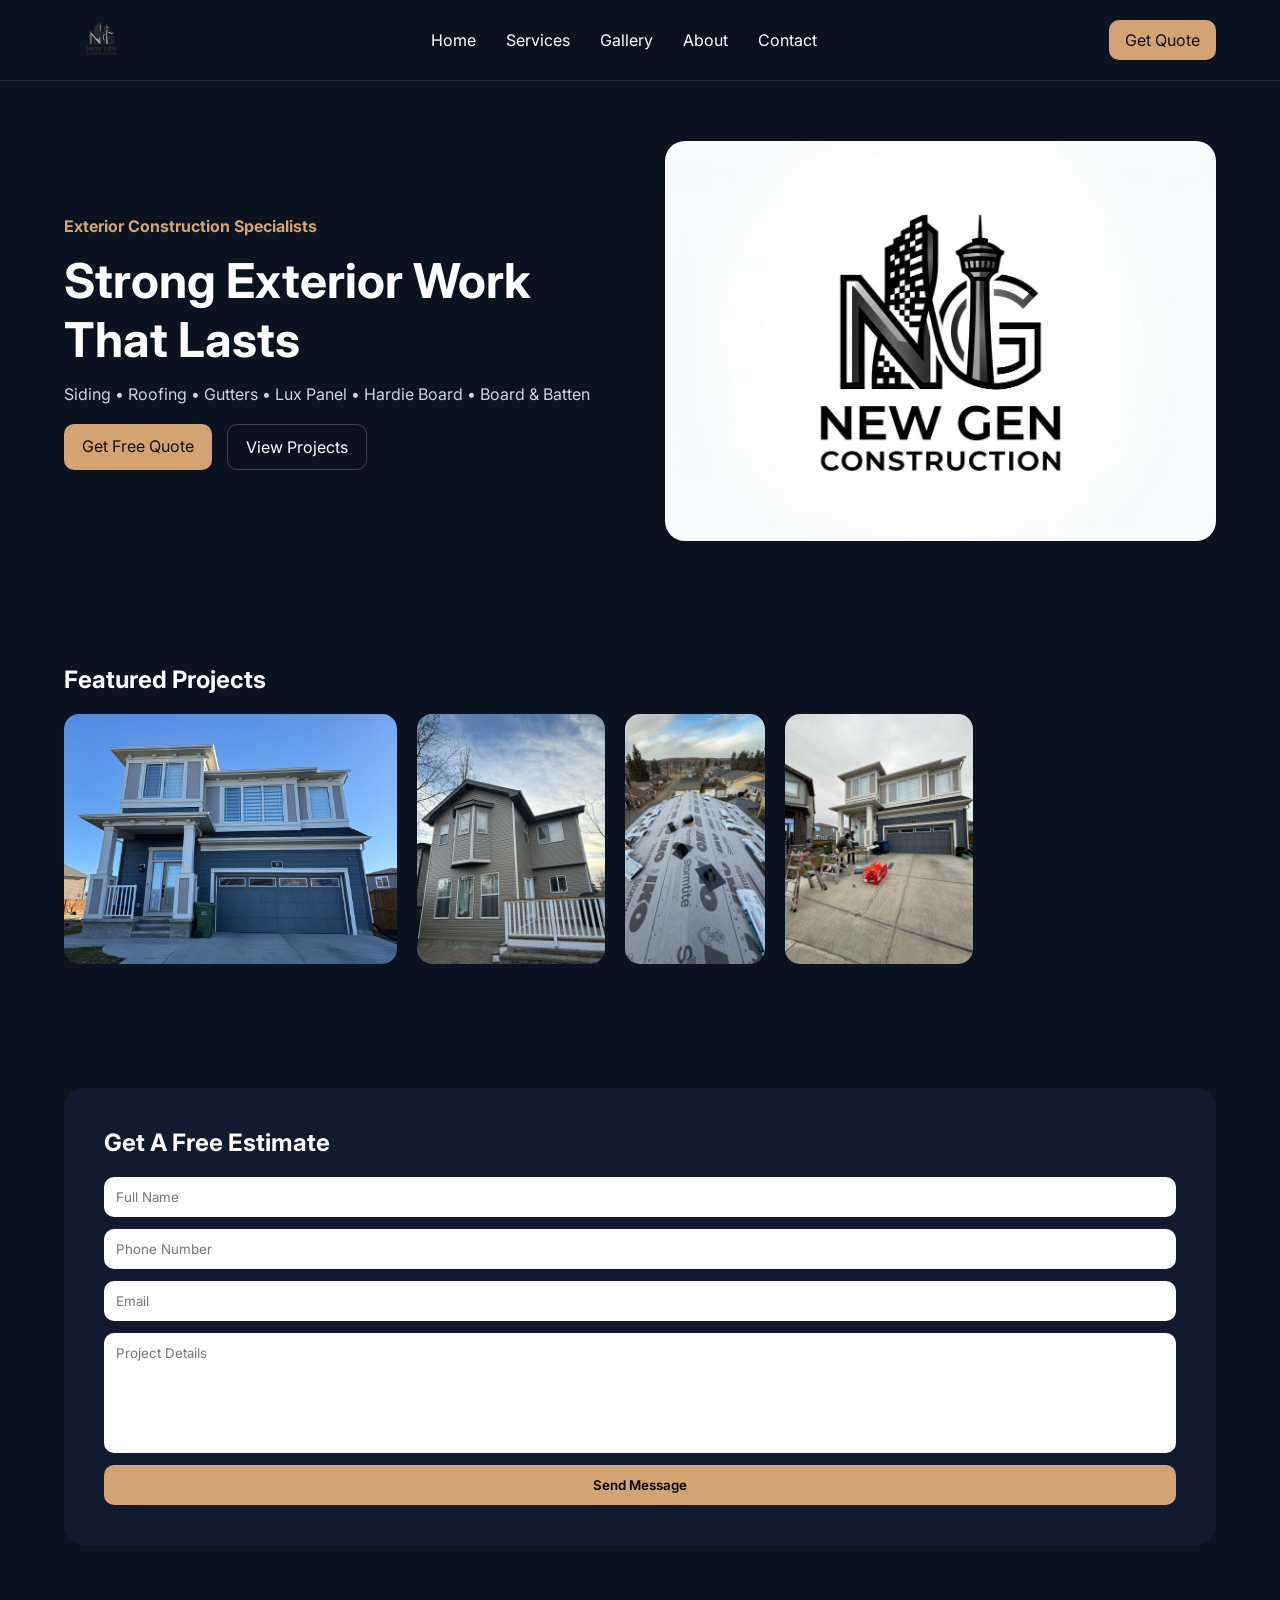
<file: index.html>
<!DOCTYPE html>
<html lang="en">
<head>
    <meta charset="UTF-8">
    <meta name="viewport" content="width=device-width, initial-scale=1.0">
    <title>New Gen Construction</title>

    <link rel="stylesheet" href="css/style.css">
    <link href="https://fonts.googleapis.com/css2?family=Inter:wght@300;400;500;600;700&display=swap" rel="stylesheet">
</head>

<body>

<!-- NAVBAR -->
<header class="navbar">
    <div class="container nav-container">

        <img src="images/logo.png" class="logo">

        <nav class="nav-menu">
            <ul class="nav-links">
                <li><a href="index.html">Home</a></li>
                <li><a href="services.html">Services</a></li>
                <li><a href="gallery.html">Gallery</a></li>
                <li><a href="about.html">About</a></li>
                <li><a href="contact.html">Contact</a></li>
            </ul>
        </nav>

        <a href="contact.html" class="btn">Get Quote</a>

        <div class="hamburger">
            <span></span>
            <span></span>
            <span></span>
        </div>

    </div>
</header>

<!-- HERO -->
<section class="hero container">

    <div class="hero-text">
        <h4>Exterior Construction Specialists</h4>

        <h1>Strong Exterior Work That Lasts</h1>

        <p>
            Siding • Roofing • Gutters • Lux Panel • Hardie Board • Board & Batten
        </p>

        <div class="hero-buttons">
            <a href="contact.html" class="primary">Get Free Quote</a>
            <a href="gallery.html" class="secondary">View Projects</a>
        </div>
    </div>

    <div class="hero-image">
        <img src="images/logo1.jpeg" alt="">
    </div>

</section>

<!-- FEATURE PROJECTS -->
<section class="projects container">

    <h2>Featured Projects</h2>

    <div class="project-grid">

        <a href="gallery.html">
            <img src="images/2.jpeg">
        </a>

        <a href="gallery.html">
            <img src="images/3.jpeg">
        </a>

        <a href="gallery.html">
            <img src="images/4.jpeg">
        </a>

        <a href="gallery.html">
            <img src="images/7.jpeg">
        </a>

    </div>

</section>

<!-- CONTACT FORM -->
<section class="contact">

    <div class="container contact-box">

        <h2>Get A Free Estimate</h2>

        <form>

            <input type="text" placeholder="Full Name">
            <input type="text" placeholder="Phone Number">
            <input type="email" placeholder="Email">

            <textarea placeholder="Project Details"></textarea>

            <button type="submit">Send Message</button>

        </form>

    </div>

</section>

<script src="js/script.js"></script>
</body>
</html>
</file>
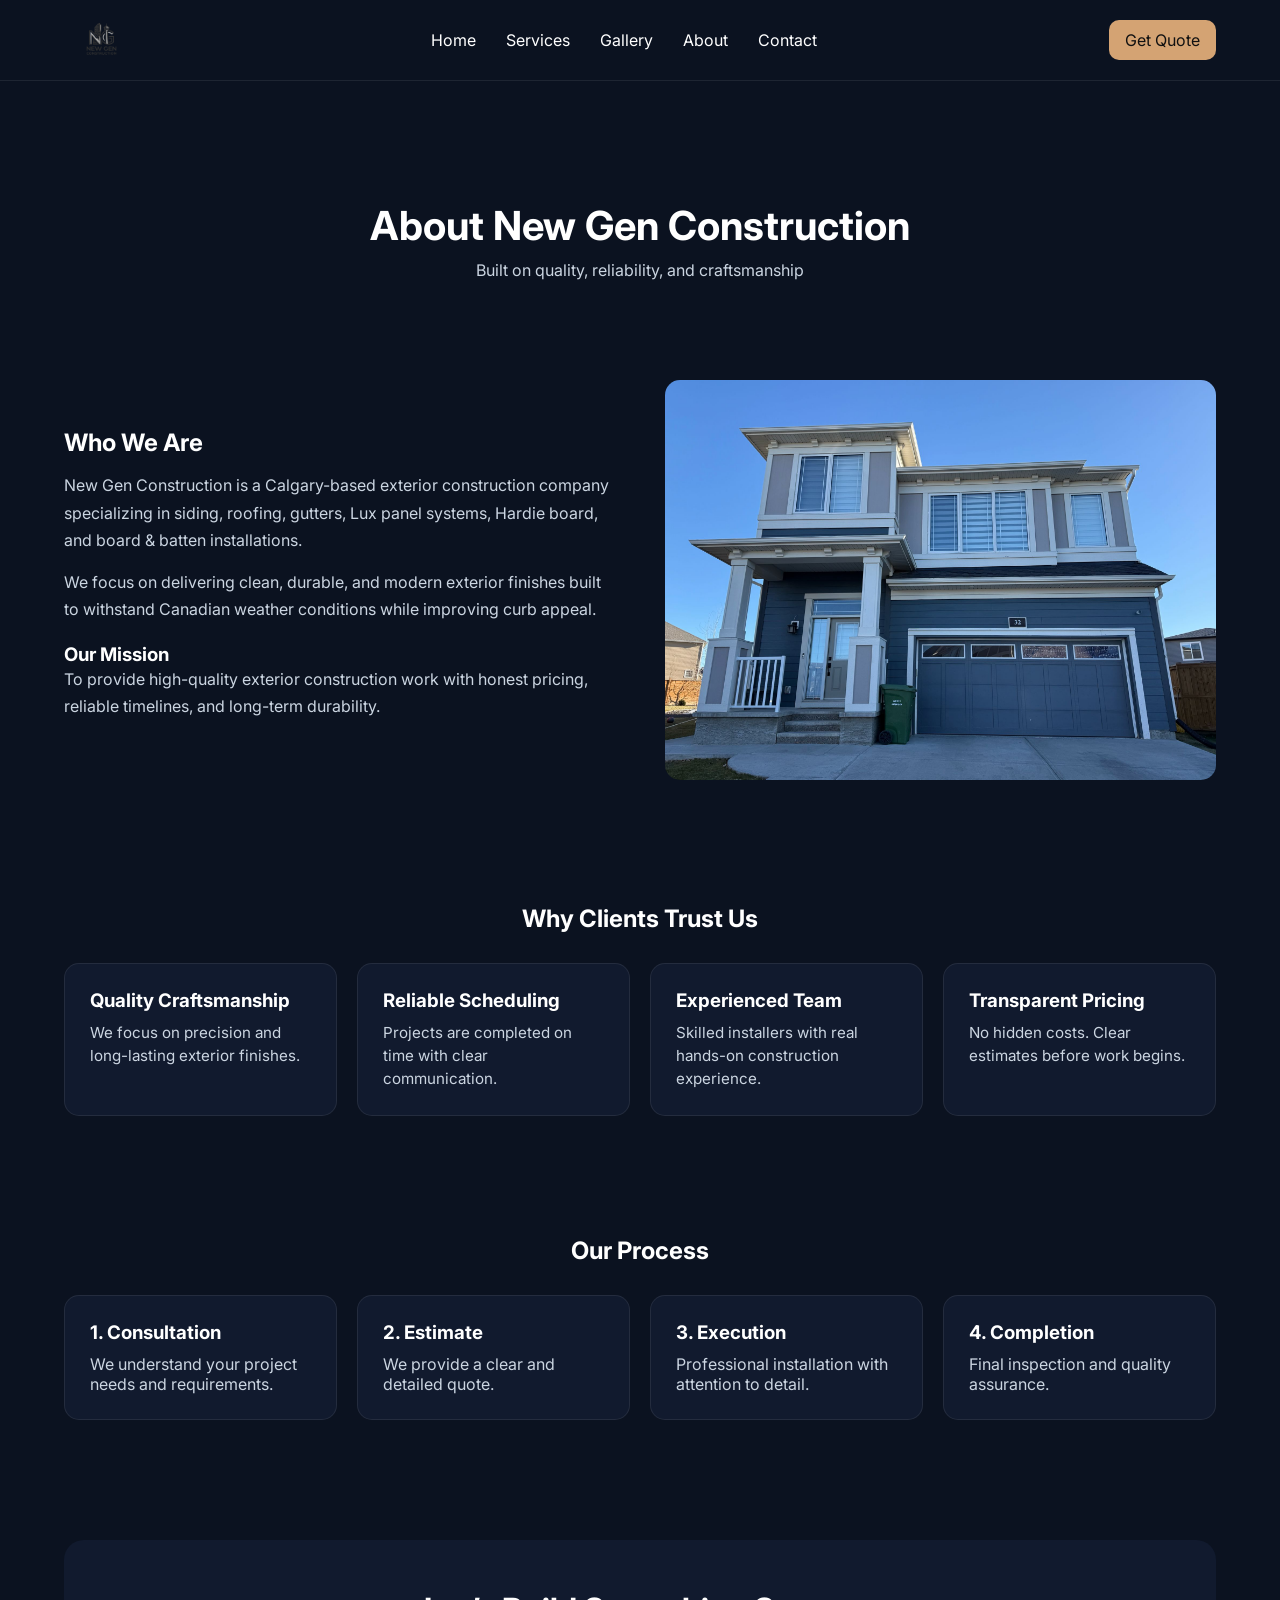
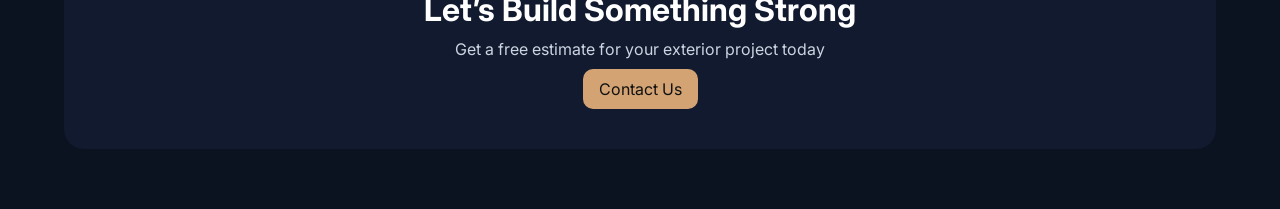
<file: about.html>
<!DOCTYPE html>
<html lang="en">
<head>
    <meta charset="UTF-8">
    <meta name="viewport" content="width=device-width, initial-scale=1.0">
    <title>About Us - New Gen Construction</title>

    <link rel="stylesheet" href="css/style.css">
    <link href="https://fonts.googleapis.com/css2?family=Inter:wght@300;400;500;600;700&display=swap" rel="stylesheet">
</head>

<body>

<!-- NAVBAR -->
<header class="navbar">
    <div class="container nav-container">

        <img src="images/logo.png" class="logo">

        <nav class="nav-menu">
            <ul class="nav-links">
                <li><a href="index.html">Home</a></li>
                <li><a href="services.html">Services</a></li>
                <li><a href="gallery.html">Gallery</a></li>
                <li><a href="about.html">About</a></li>
                <li><a href="contact.html">Contact</a></li>
            </ul>
        </nav>

        <a href="contact.html" class="btn">Get Quote</a>

        <div class="hamburger">
            <span></span>
            <span></span>
            <span></span>
        </div>

    </div>
</header>

<!-- HEADER -->
<section class="page-header container">
    <h1>About New Gen Construction</h1>
    <p>Built on quality, reliability, and craftsmanship</p>
</section>

<!-- ABOUT SECTION -->
<section class="about container">

    <div class="about-grid">

        <div class="about-text">

            <h2>Who We Are</h2>

            <p>
                New Gen Construction is a Calgary-based exterior construction company
                specializing in siding, roofing, gutters, Lux panel systems, Hardie board,
                and board & batten installations.
            </p>

            <p>
                We focus on delivering clean, durable, and modern exterior finishes
                built to withstand Canadian weather conditions while improving curb appeal.
            </p>

            <h3>Our Mission</h3>
            <p>
                To provide high-quality exterior construction work with honest pricing,
                reliable timelines, and long-term durability.
            </p>

        </div>

        <div class="about-image">
            <img src="images/2.jpeg">
        </div>

    </div>

</section>

<!-- TRUST SIGNALS -->
<section class="trust container">

    <h2>Why Clients Trust Us</h2>

    <div class="trust-grid">

        <div class="trust-card">
            <h3>Quality Craftsmanship</h3>
            <p>We focus on precision and long-lasting exterior finishes.</p>
        </div>

        <div class="trust-card">
            <h3>Reliable Scheduling</h3>
            <p>Projects are completed on time with clear communication.</p>
        </div>

        <div class="trust-card">
            <h3>Experienced Team</h3>
            <p>Skilled installers with real hands-on construction experience.</p>
        </div>

        <div class="trust-card">
            <h3>Transparent Pricing</h3>
            <p>No hidden costs. Clear estimates before work begins.</p>
        </div>

    </div>

</section>

<!-- PROCESS -->
<section class="process container">

    <h2>Our Process</h2>

    <div class="process-grid">

        <div class="process-step">
            <h3>1. Consultation</h3>
            <p>We understand your project needs and requirements.</p>
        </div>

        <div class="process-step">
            <h3>2. Estimate</h3>
            <p>We provide a clear and detailed quote.</p>
        </div>

        <div class="process-step">
            <h3>3. Execution</h3>
            <p>Professional installation with attention to detail.</p>
        </div>

        <div class="process-step">
            <h3>4. Completion</h3>
            <p>Final inspection and quality assurance.</p>
        </div>

    </div>

</section>

<!-- CTA -->
<section class="cta">
    <div class="container cta-box">

        <h2>Let’s Build Something Strong</h2>
        <p>Get a free estimate for your exterior project today</p>

        <a href="contact.html" class="btn">Contact Us</a>

    </div>
</section>
<script src="js/script.js"></script>
</body>
</html>
</file>
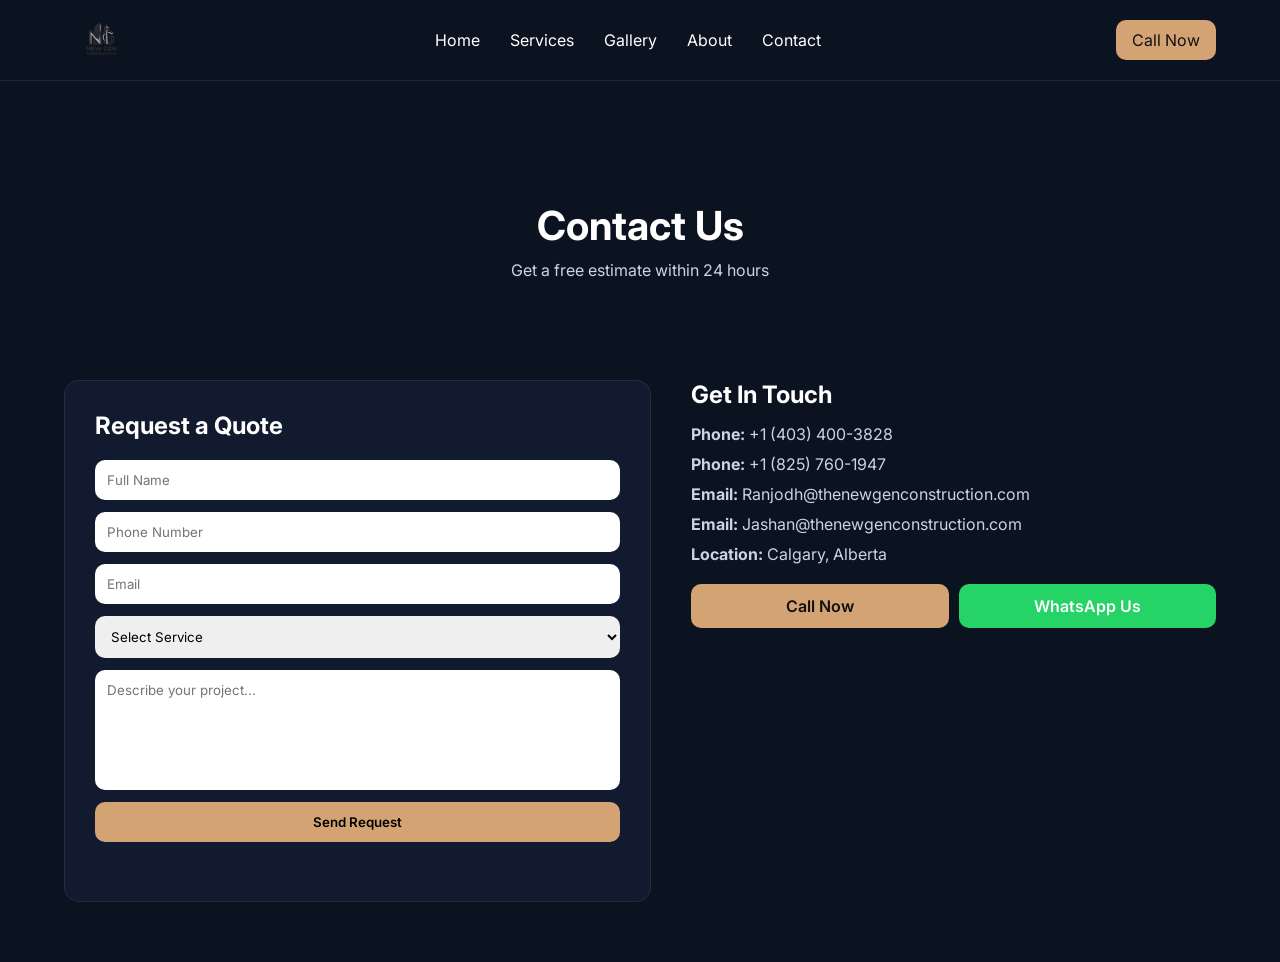
<file: contact.html>
<!DOCTYPE html>
<html lang="en">
<head>
    <meta charset="UTF-8">
    <meta name="viewport" content="width=device-width, initial-scale=1.0">
    <title>Contact - New Gen Construction</title>

    <link rel="stylesheet" href="css/style.css">
    <link href="https://fonts.googleapis.com/css2?family=Inter:wght@300;400;500;600;700&display=swap" rel="stylesheet">
</head>

<body>

<!-- NAVBAR -->
<header class="navbar">
    <div class="container nav-container">

        <img src="images/logo.png" class="logo">

        <nav class="nav-menu">
            <ul class="nav-links">
                <li><a href="index.html">Home</a></li>
                <li><a href="services.html">Services</a></li>
                <li><a href="gallery.html">Gallery</a></li>
                <li><a href="about.html">About</a></li>
                <li><a href="contact.html">Contact</a></li>
            </ul>
        </nav>
<a href="tel:+14034003828" class="btn">Call Now</a>

        <div class="hamburger">
            <span></span>
            <span></span>
            <span></span>
        </div>

    </div>
</header>

<!-- HEADER -->
<section class="page-header container">
    <h1>Contact Us</h1>
    <p>Get a free estimate within 24 hours</p>
</section>

<!-- CONTACT SECTION -->
<section class="contact container">

    <div class="contact-grid">

        <!-- FORM -->
        <div class="contact-form">

            <h2>Request a Quote</h2>

            <form>

                <input type="text" placeholder="Full Name" required>
                <input type="tel" placeholder="Phone Number" required>
                <input type="email" placeholder="Email">

                <select>
                    <option>Select Service</option>
                    <option>Siding</option>
                    <option>Roofing</option>
                    <option>Gutters</option>
                    <option>Lux Panel</option>
                    <option>Hardie Board</option>
                    <option>Board & Batten</option>
                </select>

                <textarea placeholder="Describe your project..." required></textarea>

                <button type="submit">Send Request</button>

            </form>

        </div>

        <!-- CONTACT INFO -->
        <div class="contact-info">

            <h2>Get In Touch</h2>

            <p><strong>Phone:</strong> +1 (403) 400-3828
            <p><strong>Phone:</strong> +1 (825) 760-1947
            <p><strong>Email:</strong> Ranjodh@thenewgenconstruction.com</p>
            <p><strong>Email:</strong> Jashan@thenewgenconstruction.com</p>
            <p><strong>Location:</strong> Calgary, Alberta</p>

            <div class="contact-buttons">

                <a href="tel:+14034003828" class="call-btn">
    Call Now
</a>

<a href="https://wa.me/14034003828" target="_blank" class="whatsapp-btn">
    WhatsApp Us
</a>

            </div>

            <!-- MAP -->
            <div class="map">
                <iframe
                    src="https://www.google.com/maps/embed?pb=!1m18..."
                    width="100%"
                    height="250"
                    style="border:0;"
                    allowfullscreen=""
                    loading="lazy">
                </iframe>
            </div>

        </div>

    </div>

</section>
<script src="js/script.js"></script>
</body>
</html>
</file>
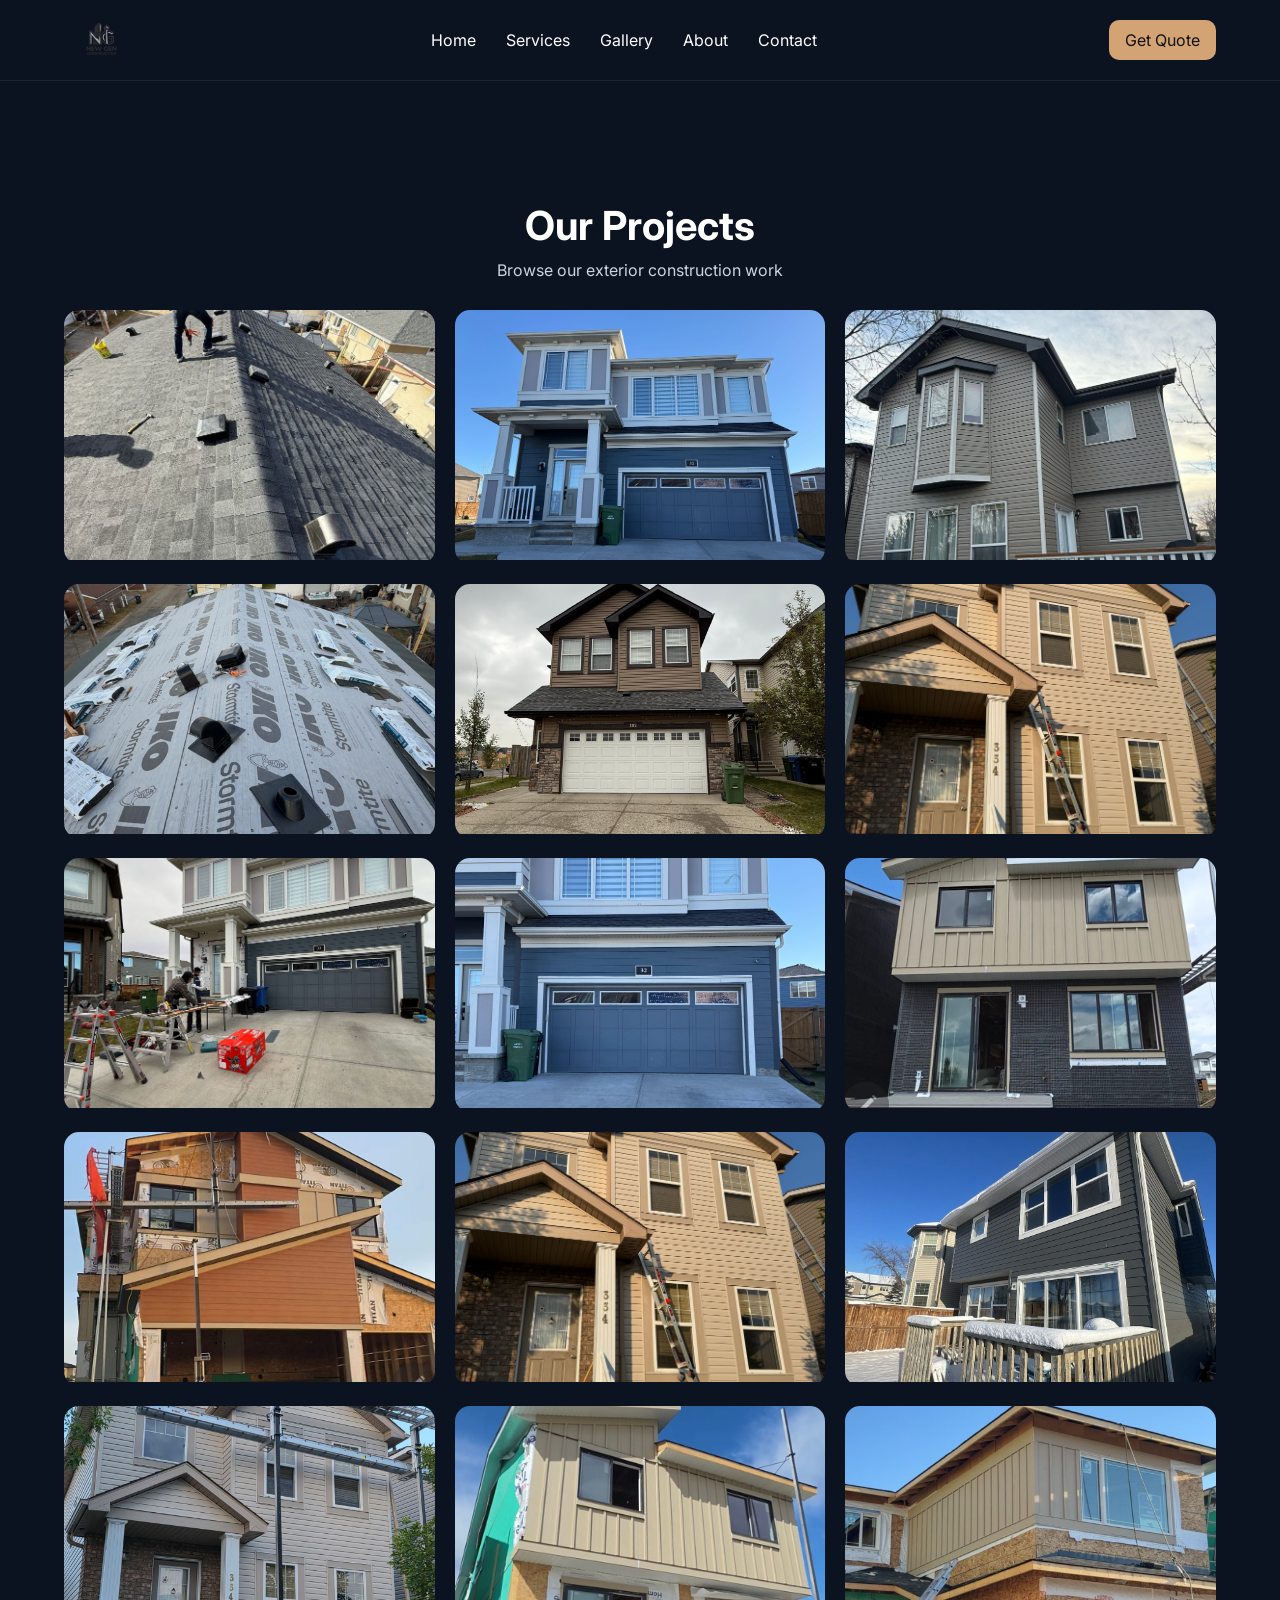
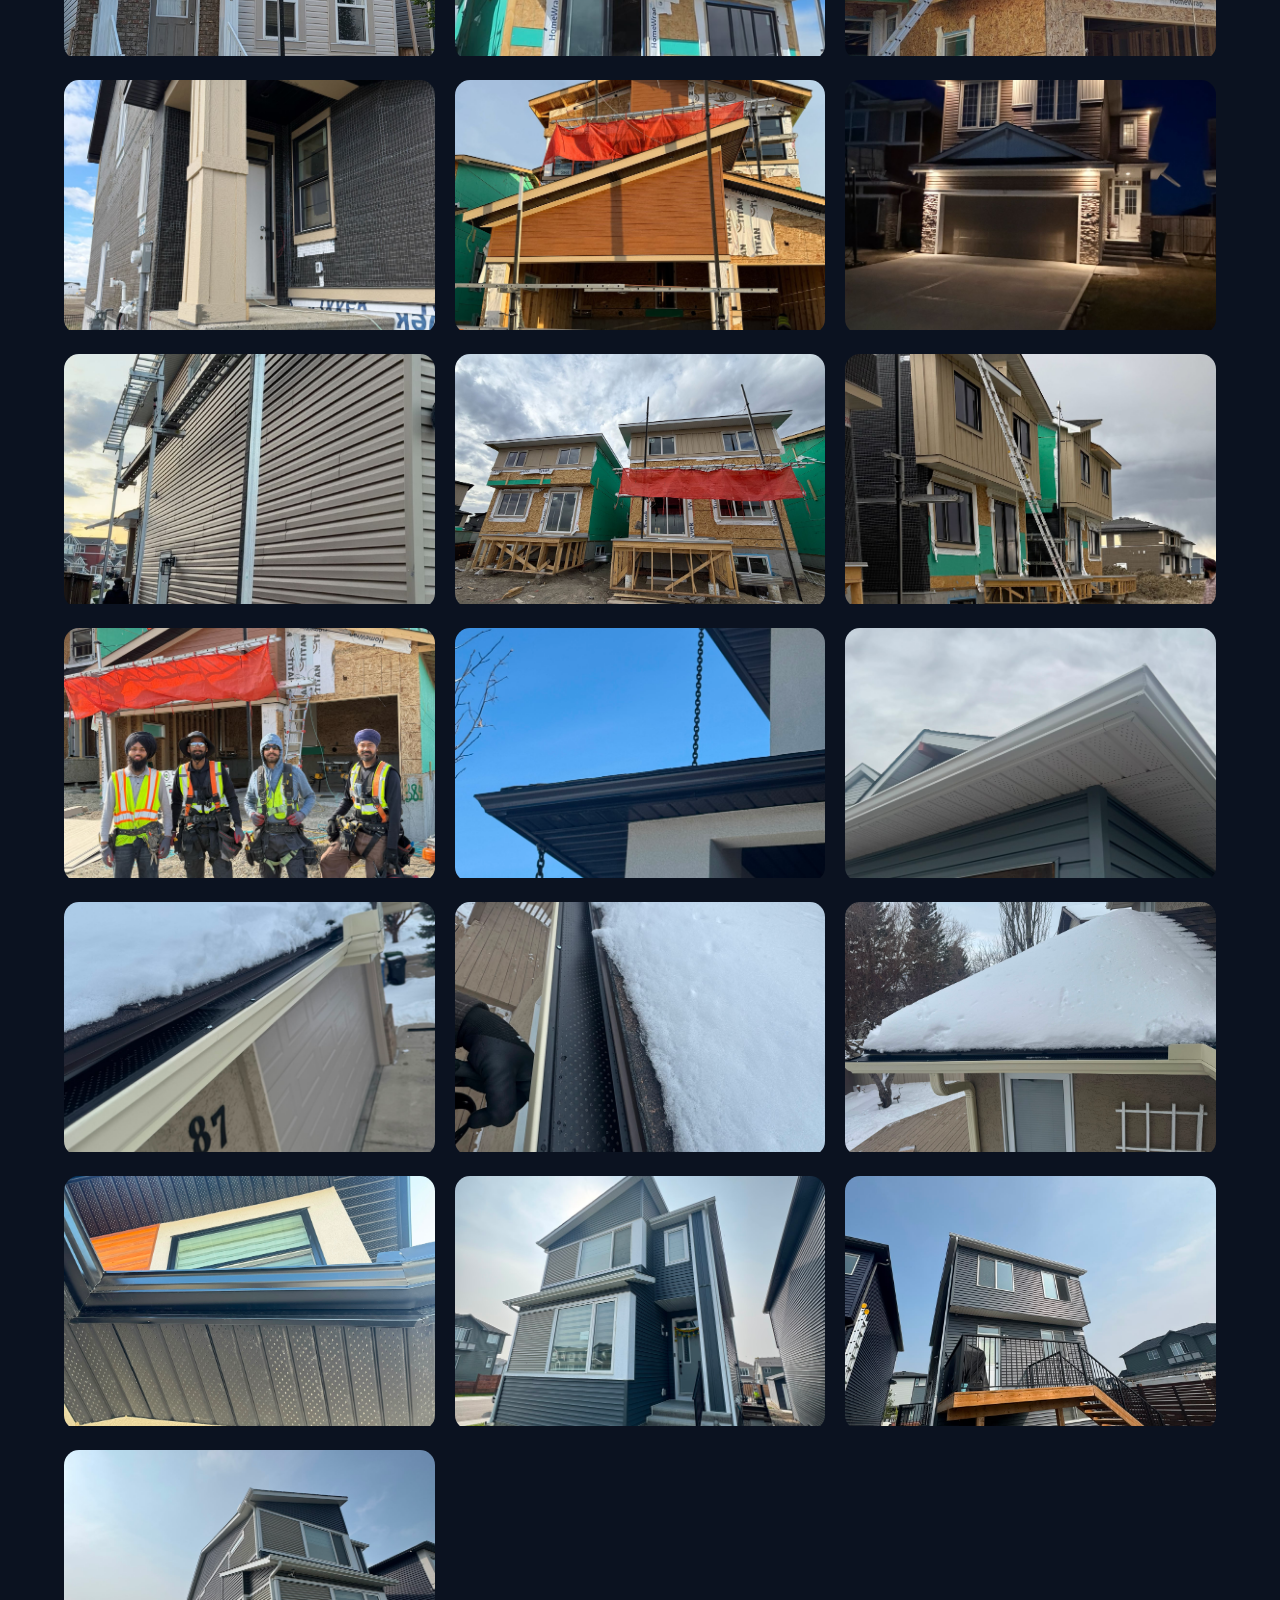
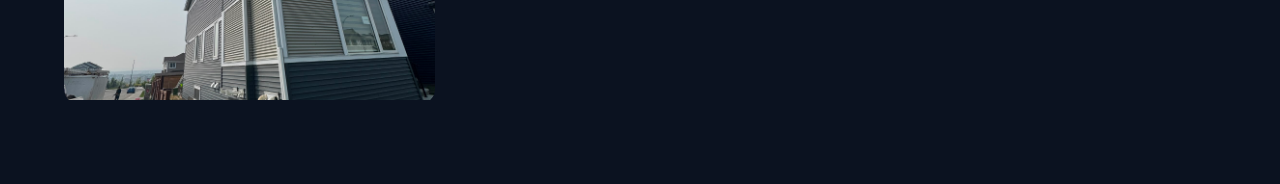
<file: gallery.html>
<!DOCTYPE html>
<html lang="en">
<head>
    <meta charset="UTF-8">
    <meta name="viewport" content="width=device-width, initial-scale=1.0">
    <title>Gallery - New Gen Construction</title>

    <link rel="stylesheet" href="css/style.css">
    <link href="https://fonts.googleapis.com/css2?family=Inter:wght@300;400;500;600;700&display=swap" rel="stylesheet">
</head>

<body>

<!-- NAVBAR -->
<header class="navbar">
    <div class="container nav-container">

        <img src="images/logo.png" class="logo">

        <nav class="nav-menu">
            <ul class="nav-links">
                <li><a href="index.html">Home</a></li>
                <li><a href="services.html">Services</a></li>
                <li><a href="gallery.html">Gallery</a></li>
                <li><a href="about.html">About</a></li>
                <li><a href="contact.html">Contact</a></li>
            </ul>
        </nav>

        <a href="contact.html" class="btn">Get Quote</a>

        <div class="hamburger">
            <span></span>
            <span></span>
            <span></span>
        </div>

    </div>
</header>

<!-- TITLE -->
<section class="page-title container">
    <h1>Our Projects</h1>
    <p>Browse our exterior construction work</p>
</section>

<!-- GALLERY -->
<section class="gallery container">

    <div class="gallery-grid">

        <div class="item siding"><img src="images/1.jpeg"></div>
        <div class="item siding"><img src="images/2.jpeg"></div>
        <div class="item roofing"><img src="images/3.jpeg"></div>
        <div class="item roofing"><img src="images/4.jpeg"></div>
        <div class="item lux"><img src="images/5.jpeg"></div>
        <div class="item lux"><img src="images/6.jpeg"></div>
        <div class="item batten"><img src="images/7.jpeg"></div>
        <div class="item batten"><img src="images/8.jpeg"></div>

        <div class="item siding"><img src="images/9.jpeg"></div>
        <div class="item siding"><img src="images/10.jpeg"></div>
        <div class="item roofing"><img src="images/11.jpeg"></div>
        <div class="item roofing"><img src="images/12.jpeg"></div>
        <div class="item lux"><img src="images/13.jpeg"></div>
        <div class="item lux"><img src="images/14.jpeg"></div>
        <div class="item batten"><img src="images/15.jpeg"></div>
        <div class="item batten"><img src="images/16.jpeg"></div>

        <div class="item siding"><img src="images/17.jpeg"></div>
        <div class="item roofing"><img src="images/18.jpeg"></div>
        <div class="item lux"><img src="images/19.jpeg"></div>
        <div class="item batten"><img src="images/20.jpeg"></div>
        <div class="item siding"><img src="images/21.jpeg"></div>
        <div class="item roofing"><img src="images/22.jpeg"></div>
        <div class="item siding"><img src="images/23.jpeg"></div>

        <div class="item roofing"><img src="images/24.jpeg"></div> 

        <div class="item lux"><img src="images/25.jpeg"></div> 

        <div class="item batten"><img src="images/26.jpeg"></div> 

        <div class="item siding"><img src="images/27.jpeg"></div> 

        <div class="item roofing"><img src="images/28.jpeg"></div>

        <div class="item siding"><img src="images/29.jpeg"></div> 



        <div class="item roofing"><img src="images/30.jpeg"></div> 



        <div class="item lux"><img src="images/31.jpeg"></div> 



        


    </div>

</section>

<script src="js/script.js"></script>
</body>
</html>
</file>
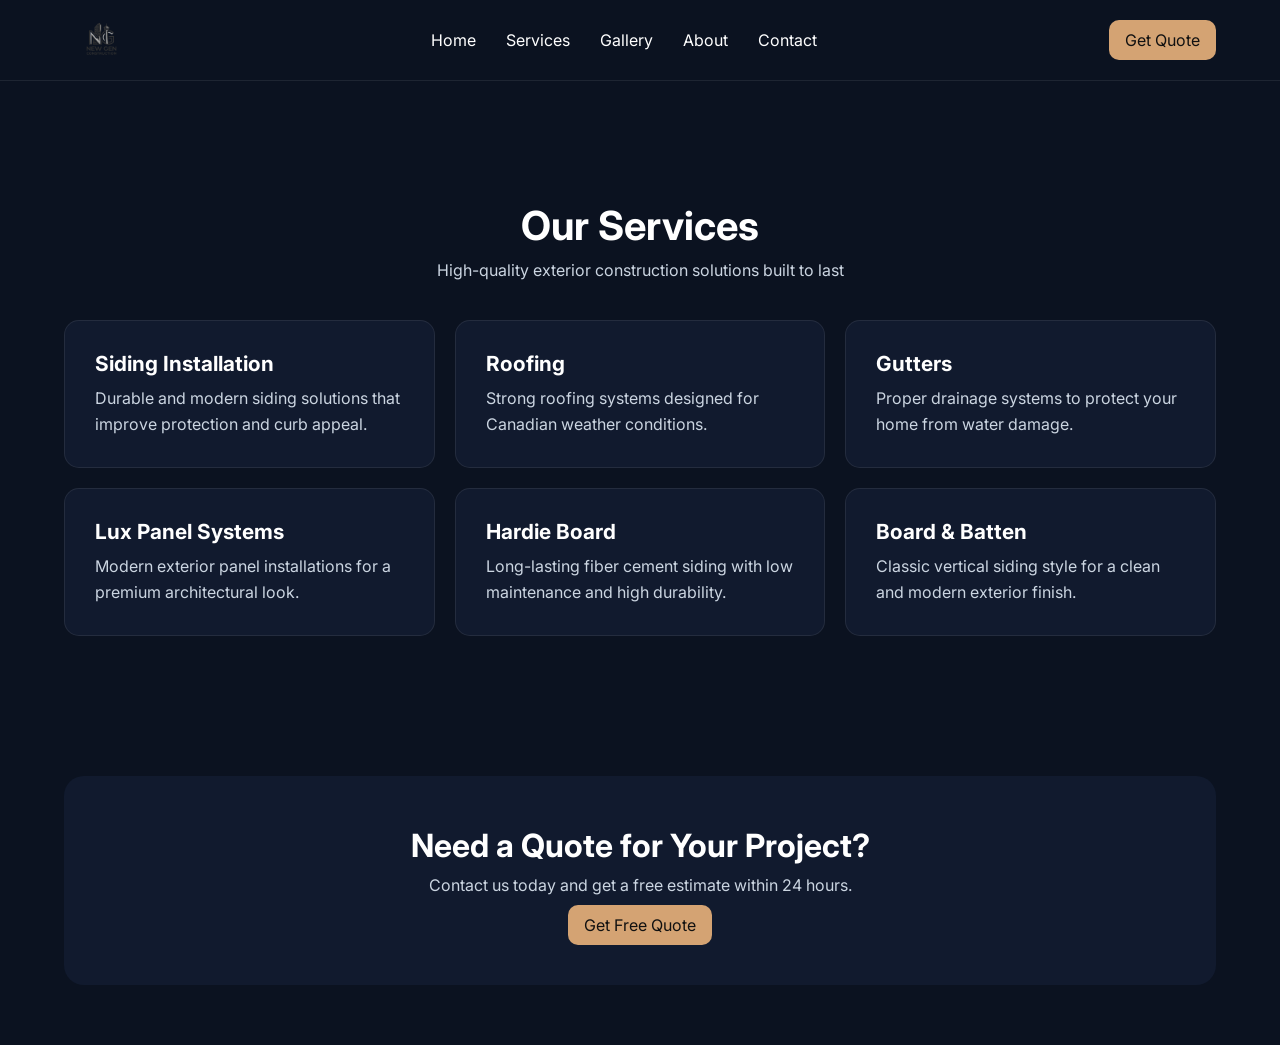
<file: services.html>
<!DOCTYPE html>
<html lang="en">
<head>
    <meta charset="UTF-8">
    <meta name="viewport" content="width=device-width, initial-scale=1.0">
    <title>Services - New Gen Construction</title>

    <link rel="stylesheet" href="css/style.css">
    <link href="https://fonts.googleapis.com/css2?family=Inter:wght@300;400;500;600;700&display=swap" rel="stylesheet">
</head>

<body>

<!-- NAVBAR -->
<header class="navbar">
    <div class="container nav-container">

        <img src="images/logo.png" class="logo">

        <nav class="nav-menu">
            <ul class="nav-links">
                <li><a href="index.html">Home</a></li>
                <li><a href="services.html">Services</a></li>
                <li><a href="gallery.html">Gallery</a></li>
                <li><a href="about.html">About</a></li>
                <li><a href="contact.html">Contact</a></li>
            </ul>
        </nav>

        <a href="contact.html" class="btn">Get Quote</a>

        <div class="hamburger">
            <span></span>
            <span></span>
            <span></span>
        </div>

    </div>
</header>

<!-- HEADER -->
<section class="page-header container">
    <h1>Our Services</h1>
    <p>High-quality exterior construction solutions built to last</p>
</section>

<!-- SERVICES GRID -->
<section class="services container">

    <div class="service-grid">

        <div class="service-card">
            <h2>Siding Installation</h2>
            <p>Durable and modern siding solutions that improve protection and curb appeal.</p>
        </div>

        <div class="service-card">
            <h2>Roofing</h2>
            <p>Strong roofing systems designed for Canadian weather conditions.</p>
        </div>

        <div class="service-card">
            <h2>Gutters</h2>
            <p>Proper drainage systems to protect your home from water damage.</p>
        </div>

        <div class="service-card">
            <h2>Lux Panel Systems</h2>
            <p>Modern exterior panel installations for a premium architectural look.</p>
        </div>

        <div class="service-card">
            <h2>Hardie Board</h2>
            <p>Long-lasting fiber cement siding with low maintenance and high durability.</p>
        </div>

        <div class="service-card">
            <h2>Board & Batten</h2>
            <p>Classic vertical siding style for a clean and modern exterior finish.</p>
        </div>

    </div>

</section>

<!-- CTA -->
<section class="cta">
    <div class="container cta-box">

        <h2>Need a Quote for Your Project?</h2>
        <p>Contact us today and get a free estimate within 24 hours.</p>

        <a href="contact.html" class="btn">Get Free Quote</a>

    </div>
</section>
<script src="js/script.js"></script>
</body>
</html>
</file>
<file: css/style.css>
*{
    margin:0;
    padding:0;
    box-sizing:border-box;
    font-family:Inter;
}

body{
    background:#0b1220;
    color:#fff;
}

/* CONTAINER */
.container{
    width:90%;
    max-width:1200px;
    margin:auto;
}

/* NAVBAR */
.navbar{
    border-bottom:1px solid rgba(255,255,255,0.08);
    padding:15px 0;
}

.nav-container{
    display:flex;
    align-items:center;
    justify-content:space-between;
}

.logo{
    height:50px;
}

.nav-links{
    display:flex;
    gap:30px;
    list-style:none;
}

.nav-links a{
    color:#fff;
    text-decoration:none;
}

.nav-links a:hover{
    color:#d4a373;
}

.btn{
    background:#d4a373;
    color:#111;
    padding:10px 16px;
    border-radius:10px;
    text-decoration:none;
}

/* HAMBURGER */
.hamburger{
    display:none;
    flex-direction:column;
    gap:5px;
    cursor:pointer;
}

.hamburger span{
    width:25px;
    height:3px;
    background:#fff;
}

/* HERO */
.hero{
    display:flex;
    align-items:center;
    justify-content:space-between;
    padding:60px 0;
    gap:50px;
}

.hero-text{
    flex:1;
}

.hero-text h4{
    color:#d4a373;
}

.hero-text h1{
    font-size:3rem;
    margin:15px 0;
}

.hero-text p{
    color:#cbd5e1;
    margin-bottom:20px;
}

.hero-buttons{
    display:flex;
    gap:15px;
}

.primary{
    background:#d4a373;
    color:#111;
    padding:12px 18px;
    border-radius:10px;
    text-decoration:none;
}

.secondary{
    border:1px solid rgba(255,255,255,0.2);
    color:#fff;
    padding:12px 18px;
    border-radius:10px;
    text-decoration:none;
}

/* HERO IMAGE */
.hero-image{
    flex:1;
}

.hero-image img{
    width:100%;
    border-radius:20px;
    height:400px;
    object-fit:cover;
}

/* PROJECTS */
.projects{
    padding:60px 0;
}

.projects h2{
    margin-bottom:20px;
}

.project-grid{
    display:flex;
    gap:20px;
}

.project-grid img{
    width:100%;
    height:250px;
    object-fit:cover;
    border-radius:15px;
}

/* CONTACT */
.contact{
    padding:80px 0;
}

.contact-box{
    background:#111a2e;
    padding:40px;
    border-radius:20px;
}

.contact-box h2{
    margin-bottom:20px;
}

form{
    display:flex;
    flex-direction:column;
    gap:15px;
}

input, textarea{
    padding:12px;
    border-radius:10px;
    border:none;
    outline:none;
}

textarea{
    min-height:120px;
}

button{
    background:#d4a373;
    border:none;
    padding:12px;
    border-radius:10px;
    cursor:pointer;
    font-weight:600;
}

/* MOBILE */
@media(max-width:768px){

    .hero{
        flex-direction:column;
    }

    .hero-text h1{
        font-size:2rem;
    }

    .nav-links{
        display:none;
        position:absolute;
        top:70px;
        right:0;
        background:#0b1220;
        flex-direction:column;
        width:200px;
        padding:20px;
    }

    .nav-links.active{
        display:flex;
    }

    .hamburger{
        display:flex;
    }

    .project-grid{
        flex-direction:column;
    }
}

.page-title{
    padding:120px 0 30px;
    text-align:center;
}

.page-title h1{
    font-size:2.5rem;
    margin-bottom:10px;
}

.page-title p{
    color:#cbd5e1;
}

/* FILTERS */
.filters{
    display:flex;
    gap:10px;
    justify-content:center;
    flex-wrap:wrap;
    padding:20px 0 40px;
}

.filter-btn{
    padding:10px 16px;
    border-radius:10px;
    border:1px solid rgba(255,255,255,0.2);
    background:transparent;
    color:white;
    cursor:pointer;
    transition:.3s;
}

.filter-btn.active,
.filter-btn:hover{
    background:#d4a373;
    color:#111;
}

/* GALLERY */
.gallery-grid{
    display:grid;
    grid-template-columns:repeat(3,1fr);
    gap:20px;
    padding-bottom:80px;
}

.item{
    overflow:hidden;
    border-radius:15px;
}

.item img{
    width:100%;
    height:250px;
    object-fit:cover;
    transition:.4s;
}

.item img:hover{
    transform:scale(1.05);
}

.hide{
    display:none;
}

/* MOBILE */
@media(max-width:768px){
    .gallery-grid{
        grid-template-columns:1fr;
    }
}

.page-header{
    padding:120px 0 40px;
    text-align:center;
}

.page-header h1{
    font-size:2.5rem;
    margin-bottom:10px;
}

.page-header p{
    color:#cbd5e1;
}

/* SERVICES GRID */
.service-grid{
    display:grid;
    grid-template-columns:repeat(3,1fr);
    gap:20px;
    padding-bottom:80px;
}

.service-card{
    background:#111a2e;
    padding:30px;
    border-radius:15px;
    border:1px solid rgba(255,255,255,0.08);
    transition:.3s;
}

.service-card:hover{
    transform:translateY(-5px);
    border-color:#d4a373;
}

.service-card h2{
    margin-bottom:10px;
    font-size:1.3rem;
}

.service-card p{
    color:#cbd5e1;
    line-height:1.6;
}

/* CTA */
.cta{
    padding:60px 0;
}

.cta-box{
    text-align:center;
    background:#111a2e;
    padding:50px;
    border-radius:20px;
}

.cta-box h2{
    font-size:2rem;
    margin-bottom:10px;
}

.cta-box p{
    color:#cbd5e1;
    margin-bottom:20px;
}

/* MOBILE */
@media(max-width:768px){

    .service-grid{
        grid-template-columns:1fr;
    }

    .cta-box h2{
        font-size:1.5rem;
    }
}

.about{
    padding:60px 0;
}

.about-grid{
    display:flex;
    gap:50px;
    align-items:center;
}

.about-text{
    flex:1;
}

.about-text h2{
    margin-bottom:15px;
}

.about-text p{
    color:#cbd5e1;
    line-height:1.7;
    margin-bottom:15px;
}

.about-text h3{
    margin-top:20px;
}

.about-image{
    flex:1;
}

.about-image img{
    width:100%;
    border-radius:15px;
    height:400px;
    object-fit:cover;
}

/* TRUST */
.trust{
    padding:60px 0;
}

.trust h2{
    text-align:center;
    margin-bottom:30px;
}

.trust-grid{
    display:grid;
    grid-template-columns:repeat(4,1fr);
    gap:20px;
}

.trust-card{
    background:#111a2e;
    padding:25px;
    border-radius:15px;
    border:1px solid rgba(255,255,255,0.08);
}

.trust-card h3{
    margin-bottom:10px;
}

.trust-card p{
    color:#cbd5e1;
    font-size:0.95rem;
    line-height:1.5;
}

/* PROCESS */
.process{
    padding:60px 0;
}

.process h2{
    text-align:center;
    margin-bottom:30px;
}

.process-grid{
    display:grid;
    grid-template-columns:repeat(4,1fr);
    gap:20px;
}

.process-step{
    background:#111a2e;
    padding:25px;
    border-radius:15px;
    border:1px solid rgba(255,255,255,0.08);
}

.process-step p{
    color:#cbd5e1;
    margin-top:10px;
}

/* MOBILE */
@media(max-width:768px){

    .about-grid{
        flex-direction:column;
    }

    .trust-grid,
    .process-grid{
        grid-template-columns:1fr;
    }

    .about-image img{
        height:300px;
    }
}

.contact{
    padding:60px 0;
}

.contact-grid{
    display:flex;
    gap:40px;
}

/* FORM */
.contact-form{
    flex:1;
    background:#111a2e;
    padding:30px;
    border-radius:15px;
    border:1px solid rgba(255,255,255,0.08);
}

.contact-form h2{
    margin-bottom:20px;
}

form{
    display:flex;
    flex-direction:column;
    gap:12px;
}

input, select, textarea{
    padding:12px;
    border-radius:10px;
    border:none;
    outline:none;
    font-family:inherit;
}

textarea{
    min-height:120px;
    resize:none;
}

button{
    background:#d4a373;
    border:none;
    padding:12px;
    border-radius:10px;
    font-weight:600;
    cursor:pointer;
}

/* INFO */
.contact-info{
    flex:1;
}

.contact-info h2{
    margin-bottom:15px;
}

.contact-info p{
    margin-bottom:10px;
    color:#cbd5e1;
}

/* BUTTONS */
.contact-buttons{
    display:flex;
    gap:10px;
    margin:20px 0;
}

.call-btn,
.whatsapp-btn{
    flex:1;
    text-align:center;
    padding:12px;
    border-radius:10px;
    text-decoration:none;
    font-weight:600;
}

.call-btn{
    background:#d4a373;
    color:#111;
}

.whatsapp-btn{
    background:#25D366;
    color:white;
}

/* MAP */
.map{
    margin-top:20px;
    border-radius:15px;
    overflow:hidden;
}

/* MOBILE */
@media(max-width:768px){

    .contact-grid{
        flex-direction:column;
    }

    .contact-buttons{
        flex-direction:column;
    }
}
</file>
